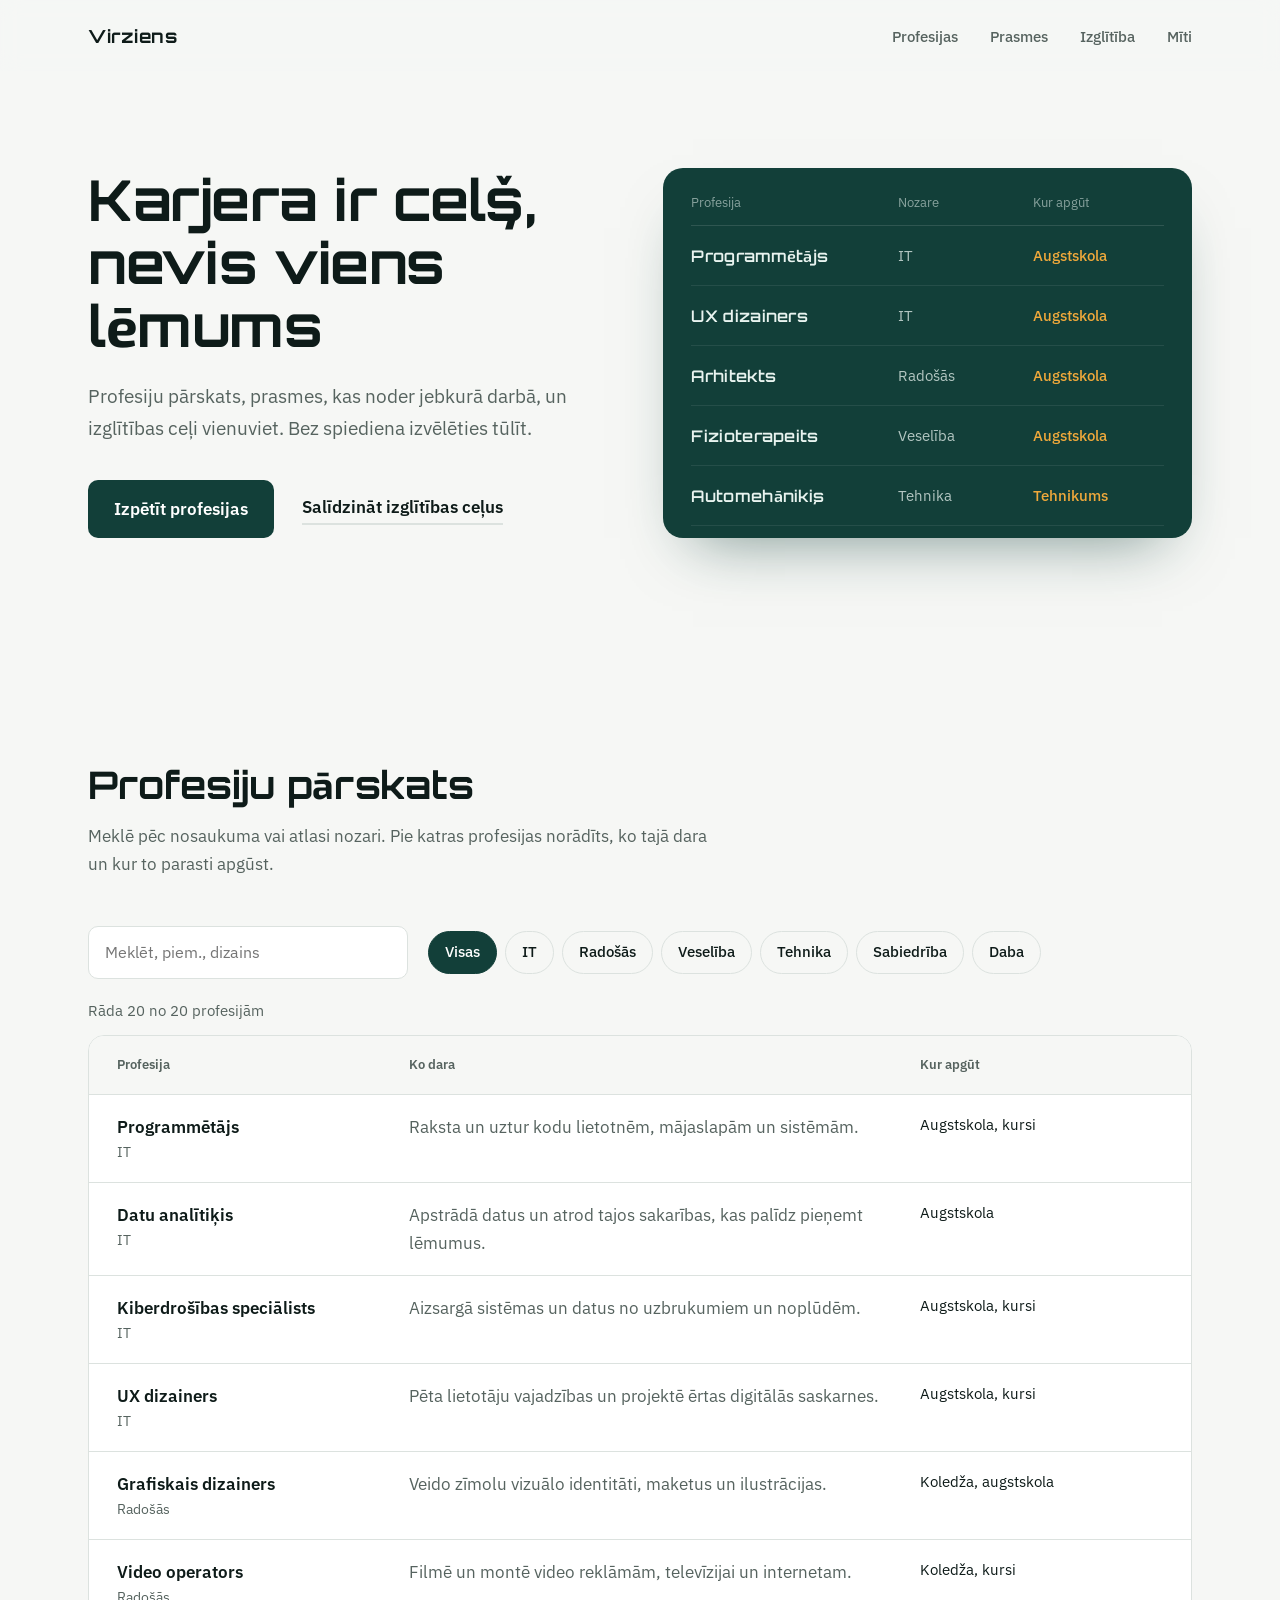
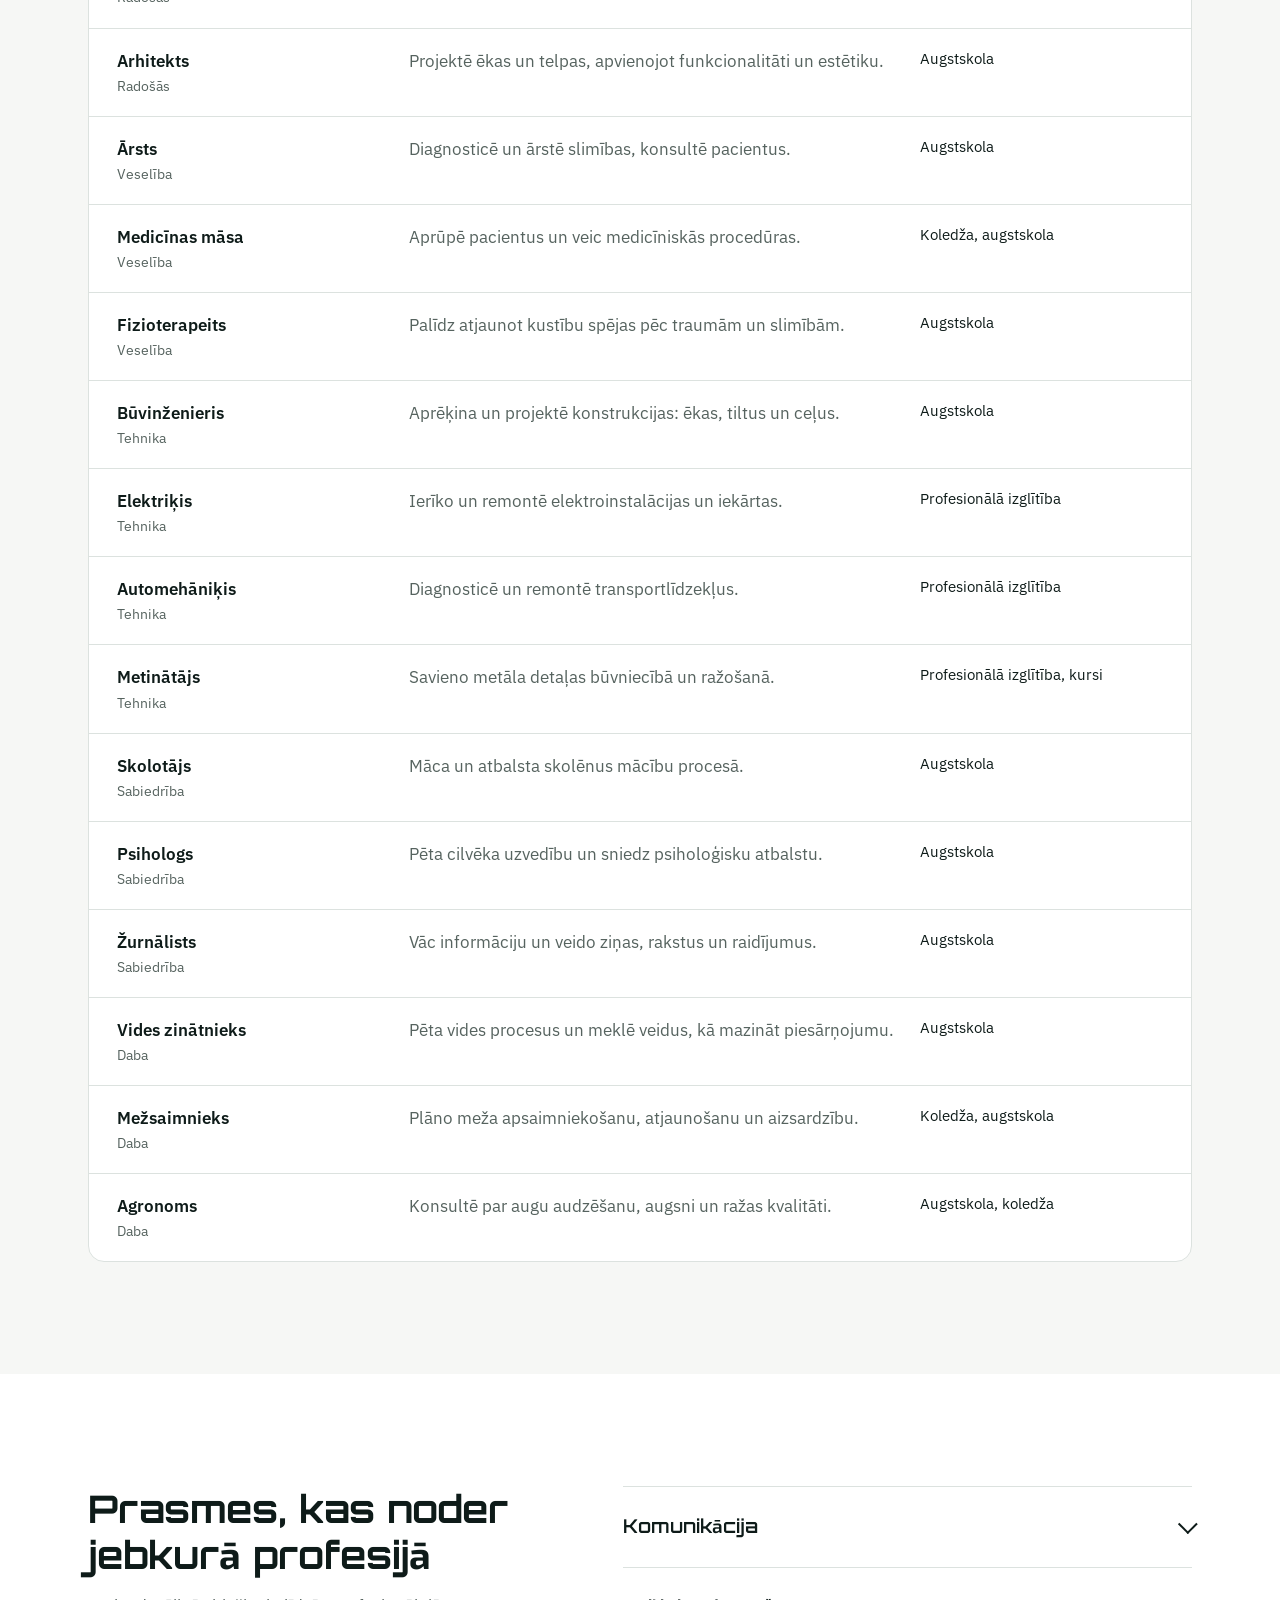
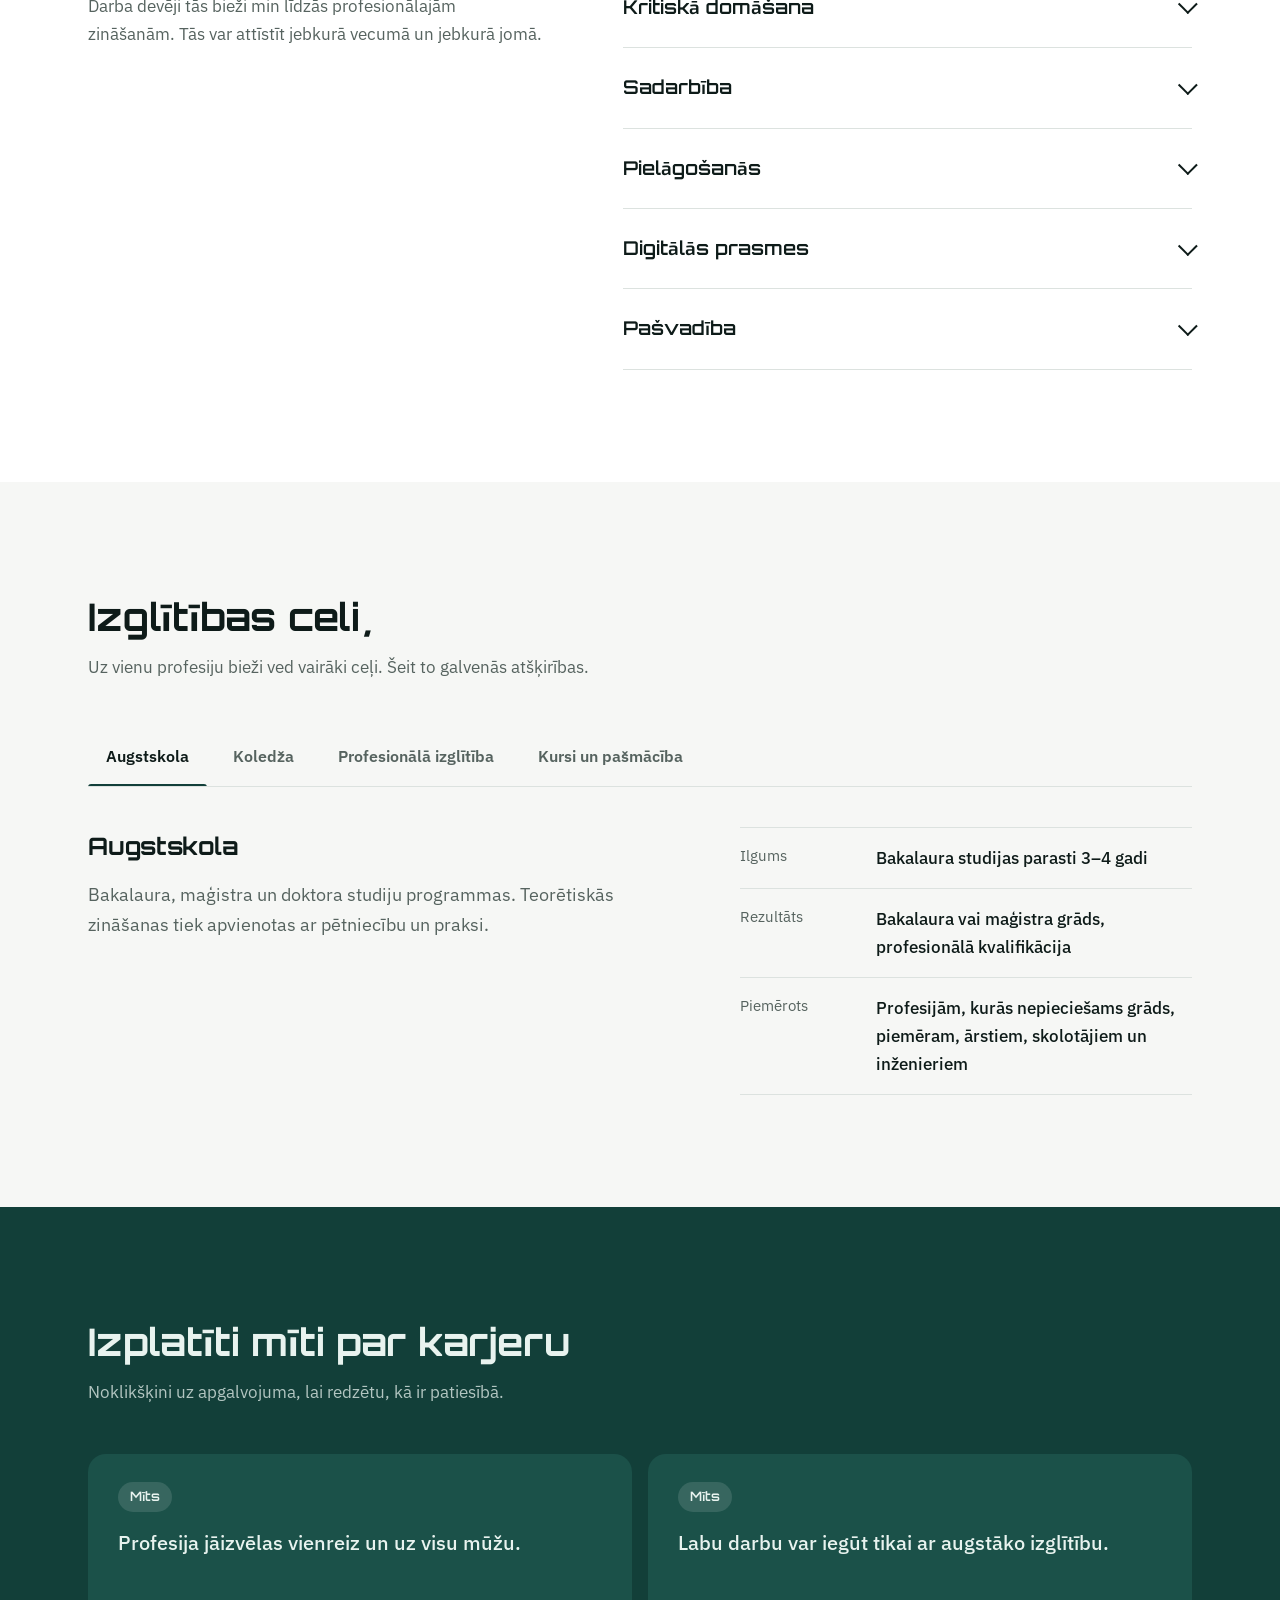
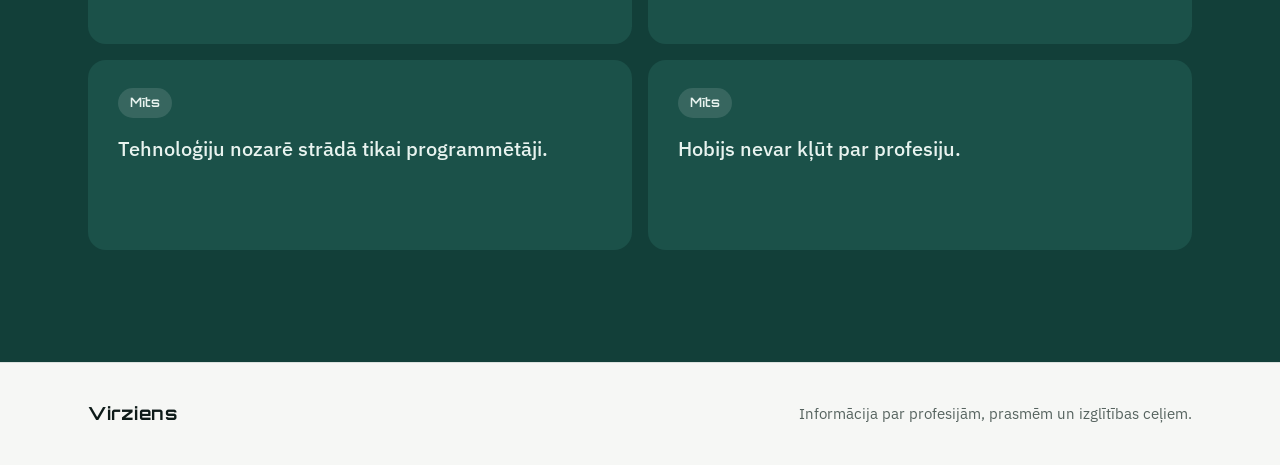
<file: index.html>
<!DOCTYPE html>
<html lang="lv">
<head>
  <meta charset="UTF-8">
  <meta name="viewport" content="width=device-width, initial-scale=1.0">
  <title>Virziens – profesijas, prasmes un izglītības ceļi</title>
  <meta name="description" content="Profesiju pārskats, noderīgas prasmes un izglītības ceļi vienuviet.">

  <!-- Google Fonts: Orbitron (virsraksti), Exo 2 (Orbitron rezerve latviešu burtiem), IBM Plex Sans (teksts) -->
  <link rel="preconnect" href="https://fonts.googleapis.com">
  <link rel="preconnect" href="https://fonts.gstatic.com" crossorigin>
  <link href="https://fonts.googleapis.com/css2?family=Orbitron:wght@500;600;700&family=Exo+2:wght@500;600;700&family=IBM+Plex+Sans:wght@400;500;600&display=swap" rel="stylesheet">

  <link rel="stylesheet" href="style.css">
</head>
<body>

  <a class="izlaist" href="#saturs">Pāriet uz saturu</a>

  <!-- ================= GALVENE ================= -->
  <header id="galvene">
    <div class="progress" aria-hidden="true"><span class="progress-josla"></span></div>
    <div class="ietvars galvene-iekša">
      <a href="#sakums" class="logo">Virziens</a>
      <nav aria-label="Galvenā navigācija">
        <a href="#profesijas">Profesijas</a>
        <a href="#prasmes">Prasmes</a>
        <a href="#izglitiba">Izglītība</a>
        <a href="#miti">Mīti</a>
      </nav>
    </div>
  </header>

  <!-- ================= HERO ================= -->
  <section id="sakums" class="hero">
    <div class="ietvars hero-rezgis">

      <div class="hero-teksts">
        <h1 class="ielade">Karjera ir ceļš, nevis viens lēmums</h1>
        <p class="ielade">Profesiju pārskats, prasmes, kas noder jebkurā darbā, un izglītības ceļi vienuviet. Bez spiediena izvēlēties tūlīt.</p>
        <div class="hero-darbibas ielade">
          <a href="#profesijas" class="poga">Izpētīt profesijas</a>
          <a href="#izglitiba" class="saite">Salīdzināt izglītības ceļus</a>
        </div>
      </div>

      <!-- Tablo ar profesijām -->
      <div class="tablo ielade" aria-label="Profesiju piemēri">
        <div class="tablo-galva" aria-hidden="true">
          <span>Profesija</span>
          <span>Nozare</span>
          <span>Kur apgūt</span>
        </div>
        <ul id="tablo-rindas"></ul>
      </div>

    </div>
  </section>

  <main id="saturs">

    <!-- ================= PROFESIJAS ================= -->
    <section id="profesijas" class="sadala">
      <div class="ietvars">
        <div class="sadalas-galva">
          <h2>Profesiju pārskats</h2>
          <p>Meklē pēc nosaukuma vai atlasi nozari. Pie katras profesijas norādīts, ko tajā dara un kur to parasti apgūst.</p>
        </div>

        <div class="riki">
          <label for="meklet" class="slepts">Meklēt profesiju</label>
          <input type="search" id="meklet" placeholder="Meklēt, piem., dizains" autocomplete="off">

          <div class="nozares" role="group" aria-label="Nozare">
            <button type="button" class="nozare" data-nozare="visas" aria-pressed="true">Visas</button>
            <button type="button" class="nozare" data-nozare="IT" aria-pressed="false">IT</button>
            <button type="button" class="nozare" data-nozare="Radošās" aria-pressed="false">Radošās</button>
            <button type="button" class="nozare" data-nozare="Veselība" aria-pressed="false">Veselība</button>
            <button type="button" class="nozare" data-nozare="Tehnika" aria-pressed="false">Tehnika</button>
            <button type="button" class="nozare" data-nozare="Sabiedrība" aria-pressed="false">Sabiedrība</button>
            <button type="button" class="nozare" data-nozare="Daba" aria-pressed="false">Daba</button>
          </div>
        </div>

        <p id="skaits" aria-live="polite"></p>

        <div class="tabula" role="table" aria-label="Profesijas">
          <div class="tabula-galva" role="row">
            <span role="columnheader">Profesija</span>
            <span role="columnheader">Ko dara</span>
            <span role="columnheader">Kur apgūt</span>
          </div>
          <div id="profesiju-saraksts" role="rowgroup"></div>
          <p id="nav-rezultatu">Šādu profesiju sarakstā nav. Pamēģini citu vārdu vai izvēlies „Visas”.</p>
        </div>
      </div>
    </section>

    <!-- ================= PRASMES ================= -->
    <section id="prasmes" class="sadala sadala-balta">
      <div class="ietvars divas-kolonnas">
        <div class="sadalas-galva lipiga">
          <h2>Prasmes, kas noder jebkurā profesijā</h2>
          <p>Darba devēji tās bieži min līdzās profesionālajām zināšanām. Tās var attīstīt jebkurā vecumā un jebkurā jomā.</p>
        </div>

        <div class="akordeons">
          <div class="prasme">
            <button type="button" class="prasme-galva" aria-expanded="false">Komunikācija</button>
            <div class="prasme-saturs"><p>Spēja skaidri izteikties, ieklausīties un pielāgot sakāmo klausītājam. Darbā tā nozīmē saprotamus e-pastus, prezentācijas un sarunas ar klientiem.</p></div>
          </div>
          <div class="prasme">
            <button type="button" class="prasme-galva" aria-expanded="false">Kritiskā domāšana</button>
            <div class="prasme-saturs"><p>Spēja izvērtēt informāciju, saskatīt cēloņus un pieņemt pamatotus lēmumus. Īpaši svarīga laikā, kad informācijas ir daudz, bet ne visa ir uzticama.</p></div>
          </div>
          <div class="prasme">
            <button type="button" class="prasme-galva" aria-expanded="false">Sadarbība</button>
            <div class="prasme-saturs"><p>Lielākā daļa darbu notiek komandā. Sadarbība ietver pienākumu sadali, atgriezenisko saiti un spēju vienoties arī tad, kad viedokļi atšķiras.</p></div>
          </div>
          <div class="prasme">
            <button type="button" class="prasme-galva" aria-expanded="false">Pielāgošanās</button>
            <div class="prasme-saturs"><p>Tehnoloģijas un darba veidi mainās. Spēja apgūt jaunus rīkus un mainīt pieeju ir viena no vērtīgākajām ilgtermiņa prasmēm.</p></div>
          </div>
          <div class="prasme">
            <button type="button" class="prasme-galva" aria-expanded="false">Digitālās prasmes</button>
            <div class="prasme-saturs"><p>No dokumentu un tabulu lietošanas līdz drošai rīcībai internetā. Gandrīz katrā profesijā ikdienā tiek izmantoti digitāli rīki.</p></div>
          </div>
          <div class="prasme">
            <button type="button" class="prasme-galva" aria-expanded="false">Pašvadība</button>
            <div class="prasme-saturs"><p>Laika plānošana, prioritāšu noteikšana un spēja pabeigt iesākto bez ārēja spiediena. Īpaši svarīga attālinātā un projektu darbā.</p></div>
          </div>
        </div>
      </div>
    </section>

    <!-- ================= IZGLĪTĪBA ================= -->
    <section id="izglitiba" class="sadala">
      <div class="ietvars">
        <div class="sadalas-galva">
          <h2>Izglītības ceļi</h2>
          <p>Uz vienu profesiju bieži ved vairāki ceļi. Šeit to galvenās atšķirības.</p>
        </div>

        <div class="cilnes" role="tablist" aria-label="Izglītības veidi">
          <button type="button" class="cilne aktiva" role="tab" aria-selected="true" data-cilne="0">Augstskola</button>
          <button type="button" class="cilne" role="tab" aria-selected="false" data-cilne="1">Koledža</button>
          <button type="button" class="cilne" role="tab" aria-selected="false" data-cilne="2">Profesionālā izglītība</button>
          <button type="button" class="cilne" role="tab" aria-selected="false" data-cilne="3">Kursi un pašmācība</button>
          <span class="cilnes-indikators" aria-hidden="true"></span>
        </div>

        <div id="cilnes-panelis" role="tabpanel">
          <div class="panelis-ievads">
            <h3 id="panelis-virsraksts"></h3>
            <p id="panelis-apraksts"></p>
          </div>
          <dl class="panelis-fakti">
            <div><dt>Ilgums</dt><dd id="fakts-ilgums"></dd></div>
            <div><dt>Rezultāts</dt><dd id="fakts-rezultats"></dd></div>
            <div><dt>Piemērots</dt><dd id="fakts-piemerots"></dd></div>
          </dl>
        </div>
      </div>
    </section>

    <!-- ================= MĪTI ================= -->
    <section id="miti" class="sadala sadala-tumsa">
      <div class="ietvars">
        <div class="sadalas-galva">
          <h2>Izplatīti mīti par karjeru</h2>
          <p>Noklikšķini uz apgalvojuma, lai redzētu, kā ir patiesībā.</p>
        </div>

        <div class="mitu-rezgis">
          <button type="button" class="mits" aria-pressed="false"
                  data-mits="Profesija jāizvēlas vienreiz un uz visu mūžu."
                  data-fakts="Daudzi cilvēki karjeras laikā vairākas reizes maina virzienu. Pirmā izvēle ir sākumpunkts, nevis galīgs lēmums.">
            <span class="mits-birka">Mīts</span>
            <span class="mits-teksts">Profesija jāizvēlas vienreiz un uz visu mūžu.</span>
          </button>
          <button type="button" class="mits" aria-pressed="false"
                  data-mits="Labu darbu var iegūt tikai ar augstāko izglītību."
                  data-fakts="Daudzas pieprasītas profesijas apgūst profesionālās izglītības iestādēs vai kursos, piemēram, elektriķi, metinātāji un pavāri.">
            <span class="mits-birka">Mīts</span>
            <span class="mits-teksts">Labu darbu var iegūt tikai ar augstāko izglītību.</span>
          </button>
          <button type="button" class="mits" aria-pressed="false"
                  data-mits="Tehnoloģiju nozarē strādā tikai programmētāji."
                  data-fakts="Tajā strādā arī dizaineri, testētāji, analītiķi, tekstu autori un projektu vadītāji.">
            <span class="mits-birka">Mīts</span>
            <span class="mits-teksts">Tehnoloģiju nozarē strādā tikai programmētāji.</span>
          </button>
          <button type="button" class="mits" aria-pressed="false"
                  data-mits="Hobijs nevar kļūt par profesiju."
                  data-fakts="No zīmēšanas, sporta, gatavošanas un spēlēm izaug īstas profesijas. Interese ir labs sākums prasmju attīstīšanai.">
            <span class="mits-birka">Mīts</span>
            <span class="mits-teksts">Hobijs nevar kļūt par profesiju.</span>
          </button>
        </div>
      </div>
    </section>

  </main>

  <footer>
    <div class="ietvars kajene">
      <a href="#sakums" class="logo">Virziens</a>
      <p>Informācija par profesijām, prasmēm un izglītības ceļiem.</p>
    </div>
  </footer>

  <!-- jQuery (jāielādē pirms script.js) -->
  <script src="https://ajax.googleapis.com/ajax/libs/jquery/3.7.1/jquery.min.js"></script>
  <script src="script.js"></script>
</body>
</html>
</file>
<file: style.css>
/* =========================================================
   KRĀSAS UN FONTI
   ========================================================= */
:root {
  --papirs: #f6f7f5;
  --balts: #ffffff;
  --tinte: #0e1b19;
  --pelēks: #56635f;
  --līnija: #dce2df;
  --priede: #123f39;
  --priede-gaiša: #1b5149;
  --mētra: #d6ede4;
  --dzintars: #f0a93b;

  /* Orbitron nav latviešu garumzīmju (ā, š, ņ…), tās parāda Exo 2 */
  --virsraksti: 'Orbitron', 'Exo 2', sans-serif;
  --teksts: 'IBM Plex Sans', system-ui, sans-serif;

  --platums: 1160px;
}

* { box-sizing: border-box; margin: 0; padding: 0; }

html { scroll-padding-top: 88px; }

body {
  font-family: var(--teksts);
  font-size: 17px;
  line-height: 1.65;
  color: var(--tinte);
  background: var(--papirs);
  -webkit-font-smoothing: antialiased;
}

h1, h2, h3, .logo { font-family: var(--virsraksti); font-weight: 700; }
a { color: inherit; }
ul { list-style: none; }
button, input { font: inherit; color: inherit; }

.ietvars { max-width: var(--platums); margin: 0 auto; padding: 0 28px; }

.slepts {
  position: absolute; width: 1px; height: 1px;
  overflow: hidden; clip: rect(0 0 0 0); white-space: nowrap;
}

.izlaist {
  position: absolute; left: 16px; top: -60px; z-index: 300;
  background: var(--tinte); color: var(--balts);
  padding: 10px 16px; border-radius: 8px;
}
.izlaist:focus { top: 16px; }

:focus-visible {
  outline: 3px solid var(--dzintars);
  outline-offset: 3px;
}
[tabindex="-1"]:focus { outline: none; }

/* =========================================================
   GALVENE
   ========================================================= */
#galvene {
  position: fixed; top: 0; left: 0; right: 0; z-index: 100;
  background: rgba(246, 247, 245, .9);
  backdrop-filter: blur(10px);
  transition: box-shadow .2s;
}
#galvene.ar-enu { box-shadow: 0 1px 0 var(--līnija); }

.progress { height: 3px; }
.progress-josla { display: block; width: 0; height: 100%; background: var(--priede); }

.galvene-iekša {
  height: 68px;
  display: flex; align-items: center; justify-content: space-between;
}
.logo { font-size: 18px; text-decoration: none; letter-spacing: .5px; }
#galvene nav { display: flex; gap: 32px; }
#galvene nav a {
  text-decoration: none; font-weight: 500; font-size: 15px;
  color: var(--pelēks);
  transition: color .15s;
}
#galvene nav a:hover { color: var(--tinte); }

/* =========================================================
   HERO
   ========================================================= */
.hero { padding: 168px 0 112px; }
.hero-rezgis {
  display: grid;
  grid-template-columns: 1fr 1.05fr;
  gap: 72px;
  align-items: center;
}

.ielade { opacity: 0; } /* jQuery parāda pa vienam ar fadeTo() */

.hero h1 {
  font-size: clamp(34px, 4.4vw, 58px);
  line-height: 1.12;
  letter-spacing: -.5px;
  margin-bottom: 24px;
}
.hero-teksts > p {
  font-size: 19px;
  color: var(--pelēks);
  max-width: 30em;
  margin-bottom: 36px;
}
.hero-darbibas { display: flex; align-items: center; gap: 28px; flex-wrap: wrap; }

.poga {
  display: inline-block;
  background: var(--priede); color: var(--balts);
  text-decoration: none; font-weight: 600;
  padding: 15px 26px; border-radius: 10px;
  transition: background .15s;
}
.poga:hover { background: var(--priede-gaiša); }
.saite {
  font-weight: 600; text-decoration: none;
  border-bottom: 2px solid var(--līnija);
  padding-bottom: 2px;
  transition: border-color .15s;
}
.saite:hover { border-color: var(--priede); }

/* Tablo */
.tablo {
  background: var(--priede);
  color: #e8f3ef;
  border-radius: 20px;
  padding: 24px 28px 12px;
  box-shadow: 0 30px 60px -30px rgba(18, 63, 57, .55);
}
.tablo-galva,
.tablo-rinda {
  display: grid;
  grid-template-columns: 1.6fr 1fr 1.1fr;
  gap: 16px;
  align-items: center;
}
.tablo-galva {
  font-size: 13px;
  color: rgba(232, 243, 239, .55);
  padding-bottom: 12px;
  border-bottom: 1px solid rgba(255, 255, 255, .12);
}
#tablo-rindas { height: 300px; overflow: hidden; }
.tablo-rinda {
  height: 60px;
  border-bottom: 1px solid rgba(255, 255, 255, .08);
  cursor: default;
}
.tablo-nosaukums {
  font-family: var(--virsraksti);
  font-weight: 600; font-size: 16px;
  letter-spacing: .3px;
  white-space: nowrap; overflow: hidden; text-overflow: ellipsis;
}
.tablo-nozare { font-size: 15px; color: rgba(232, 243, 239, .75); }
.tablo-cels { font-size: 15px; color: var(--dzintars); font-weight: 500; }

/* =========================================================
   SADAĻAS
   ========================================================= */
.sadala { padding: 112px 0; }
.sadala-balta { background: var(--balts); }
.sadala-tumsa { background: var(--priede); color: #e8f3ef; }

.sadalas-galva { max-width: 640px; margin-bottom: 48px; }
.sadalas-galva h2 {
  font-size: clamp(26px, 3vw, 38px);
  line-height: 1.2;
  margin-bottom: 14px;
}
.sadalas-galva p { color: var(--pelēks); }
.sadala-tumsa .sadalas-galva p { color: rgba(232, 243, 239, .75); }

/* =========================================================
   PROFESIJAS
   ========================================================= */
.riki { display: flex; gap: 20px; flex-wrap: wrap; align-items: center; margin-bottom: 20px; }

#meklet {
  flex: 0 1 320px;
  background: var(--balts);
  border: 1.5px solid var(--līnija);
  border-radius: 10px;
  padding: 12px 16px;
  font-size: 16px;
}
#meklet:focus { outline: none; border-color: var(--priede); box-shadow: 0 0 0 3px var(--mētra); }

.nozares { display: flex; flex-wrap: wrap; gap: 8px; }
.nozare {
  background: transparent;
  border: 1.5px solid var(--līnija);
  border-radius: 999px;
  padding: 8px 16px;
  font-size: 15px; font-weight: 500;
  cursor: pointer;
  transition: border-color .15s, background .15s, color .15s;
}
.nozare:hover { border-color: var(--priede); }
.nozare[aria-pressed="true"] { background: var(--priede); border-color: var(--priede); color: var(--balts); }

#skaits { font-size: 15px; color: var(--pelēks); margin-bottom: 12px; min-height: 1.6em; }

.tabula {
  background: var(--balts);
  border: 1px solid var(--līnija);
  border-radius: 16px;
  overflow: hidden;
}
.tabula-galva,
.tabula-rinda {
  display: grid;
  grid-template-columns: 1.1fr 2fr 1fr;
  gap: 24px;
  padding: 18px 28px;
}
.tabula-galva {
  font-size: 13px; font-weight: 600;
  color: var(--pelēks);
  background: var(--papirs);
  border-bottom: 1px solid var(--līnija);
}
.tabula-rinda { border-bottom: 1px solid var(--līnija); }
.tabula-rinda:last-child { border-bottom: none; }
.tabula-rinda .nosaukums { font-weight: 600; }
.tabula-rinda .nosaukums small {
  display: block; font-weight: 400; font-size: 14px; color: var(--pelēks);
}
.tabula-rinda .apraksts { color: var(--pelēks); }
.tabula-rinda .kur { font-size: 15px; }

#nav-rezultatu { display: none; padding: 40px 28px; color: var(--pelēks); }

/* =========================================================
   PRASMES
   ========================================================= */
.divas-kolonnas {
  display: grid;
  grid-template-columns: 1fr 1.25fr;
  gap: 80px;
  align-items: start;
}
.lipiga { position: sticky; top: 120px; }

.akordeons { border-top: 1px solid var(--līnija); }
.prasme { border-bottom: 1px solid var(--līnija); }
.prasme-galva {
  width: 100%;
  display: flex; justify-content: space-between; align-items: center; gap: 16px;
  background: none; border: none; cursor: pointer;
  padding: 24px 0;
  font-family: var(--virsraksti); font-weight: 600; font-size: 19px;
  text-align: left;
  transition: color .15s;
}
.prasme-galva:hover { color: var(--priede-gaiša); }
.prasme-galva::after {
  content: '';
  flex-shrink: 0;
  width: 12px; height: 12px;
  border-right: 2px solid currentColor;
  border-bottom: 2px solid currentColor;
  transform: rotate(45deg) translateY(-4px);
  transition: transform .25s;
}
.prasme-galva[aria-expanded="true"]::after { transform: rotate(225deg) translateY(-4px); }
.prasme-saturs { display: none; } /* jQuery slideDown */
.prasme-saturs p { color: var(--pelēks); padding: 0 40px 26px 0; max-width: 38em; }

/* =========================================================
   IZGLĪTĪBA (cilnes)
   ========================================================= */
.cilnes {
  position: relative;
  display: flex; gap: 8px;
  border-bottom: 1px solid var(--līnija);
  margin-bottom: 40px;
  overflow-x: auto;
  scrollbar-width: none;
}
.cilne {
  background: none; border: none; cursor: pointer;
  padding: 14px 18px 16px;
  font-weight: 600; font-size: 16px;
  color: var(--pelēks);
  white-space: nowrap;
  transition: color .15s;
}
.cilne:hover, .cilne.aktiva { color: var(--tinte); }
.cilnes-indikators {
  position: absolute; bottom: -1px; left: 0;
  height: 3px; width: 0;
  background: var(--priede);
  border-radius: 3px 3px 0 0;
}

#cilnes-panelis {
  display: grid;
  grid-template-columns: 1.3fr 1fr;
  gap: 64px;
  min-height: 240px;
}
#panelis-virsraksts { font-size: 24px; margin-bottom: 14px; }
#panelis-apraksts { color: var(--pelēks); font-size: 18px; max-width: 34em; }

.panelis-fakti { display: grid; gap: 0; border-top: 1px solid var(--līnija); }
.panelis-fakti > div {
  display: grid; grid-template-columns: 120px 1fr; gap: 16px;
  padding: 16px 0;
  border-bottom: 1px solid var(--līnija);
}
.panelis-fakti dt { color: var(--pelēks); font-size: 15px; }
.panelis-fakti dd { font-weight: 500; }

/* =========================================================
   MĪTI
   ========================================================= */
.mitu-rezgis {
  display: grid;
  grid-template-columns: repeat(2, 1fr);
  gap: 16px;
}
.mits {
  display: flex; flex-direction: column; align-items: flex-start; gap: 16px;
  min-height: 190px;
  text-align: left;
  background: var(--priede-gaiša);
  color: #e8f3ef;
  border: none; border-radius: 18px;
  padding: 28px 30px;
  cursor: pointer;
  transition: background .25s, color .25s;
}
.mits:hover { background: #22604f; }
.mits-birka {
  font-family: var(--virsraksti); font-weight: 600; font-size: 13px;
  padding: 4px 12px; border-radius: 999px;
  background: rgba(255, 255, 255, .12);
}
.mits-teksts { font-size: 20px; font-weight: 500; line-height: 1.45; }

.mits[aria-pressed="true"] { background: var(--mētra); color: var(--tinte); }
.mits[aria-pressed="true"] .mits-birka { background: var(--priede); color: var(--balts); }
.mits[aria-pressed="true"] .mits-teksts { font-size: 18px; }

/* =========================================================
   KĀJENE
   ========================================================= */
footer { border-top: 1px solid var(--līnija); padding: 36px 0; }
.kajene { display: flex; justify-content: space-between; align-items: center; gap: 20px; flex-wrap: wrap; }
.kajene p { color: var(--pelēks); font-size: 15px; }

/* =========================================================
   PLANŠETE UN TELEFONS
   ========================================================= */
@media (max-width: 960px) {
  .hero { padding: 136px 0 88px; }
  .hero-rezgis { grid-template-columns: 1fr; gap: 56px; }
  .divas-kolonnas { grid-template-columns: 1fr; gap: 32px; }
  .lipiga { position: static; }
  #cilnes-panelis { grid-template-columns: 1fr; gap: 32px; }
}

@media (max-width: 700px) {
  .ietvars { padding: 0 20px; }
  #galvene nav { gap: 18px; }
  #galvene nav a { font-size: 14px; }
  .sadala { padding: 80px 0; }

  .tablo { padding: 20px 18px 8px; }
  .tablo-galva, .tablo-rinda { grid-template-columns: 1.5fr 1fr; }
  .tablo-galva span:last-child, .tablo-cels { display: none; }
  .tablo-nosaukums { font-size: 14px; }

  .tabula-galva { display: none; }
  .tabula-rinda { grid-template-columns: 1fr; gap: 4px; padding: 18px 20px; }
  .tabula-rinda .kur { color: var(--priede); font-weight: 500; }

  .mitu-rezgis { grid-template-columns: 1fr; }
  .mits { min-height: 0; }
  .panelis-fakti > div { grid-template-columns: 100px 1fr; }
}

@media (max-width: 440px) {
  .logo { font-size: 15px; }
  #galvene nav { gap: 12px; }
  #galvene nav a { font-size: 13px; }
}

@media (prefers-reduced-motion: reduce) {
  * { transition: none !important; }
}
</file>
